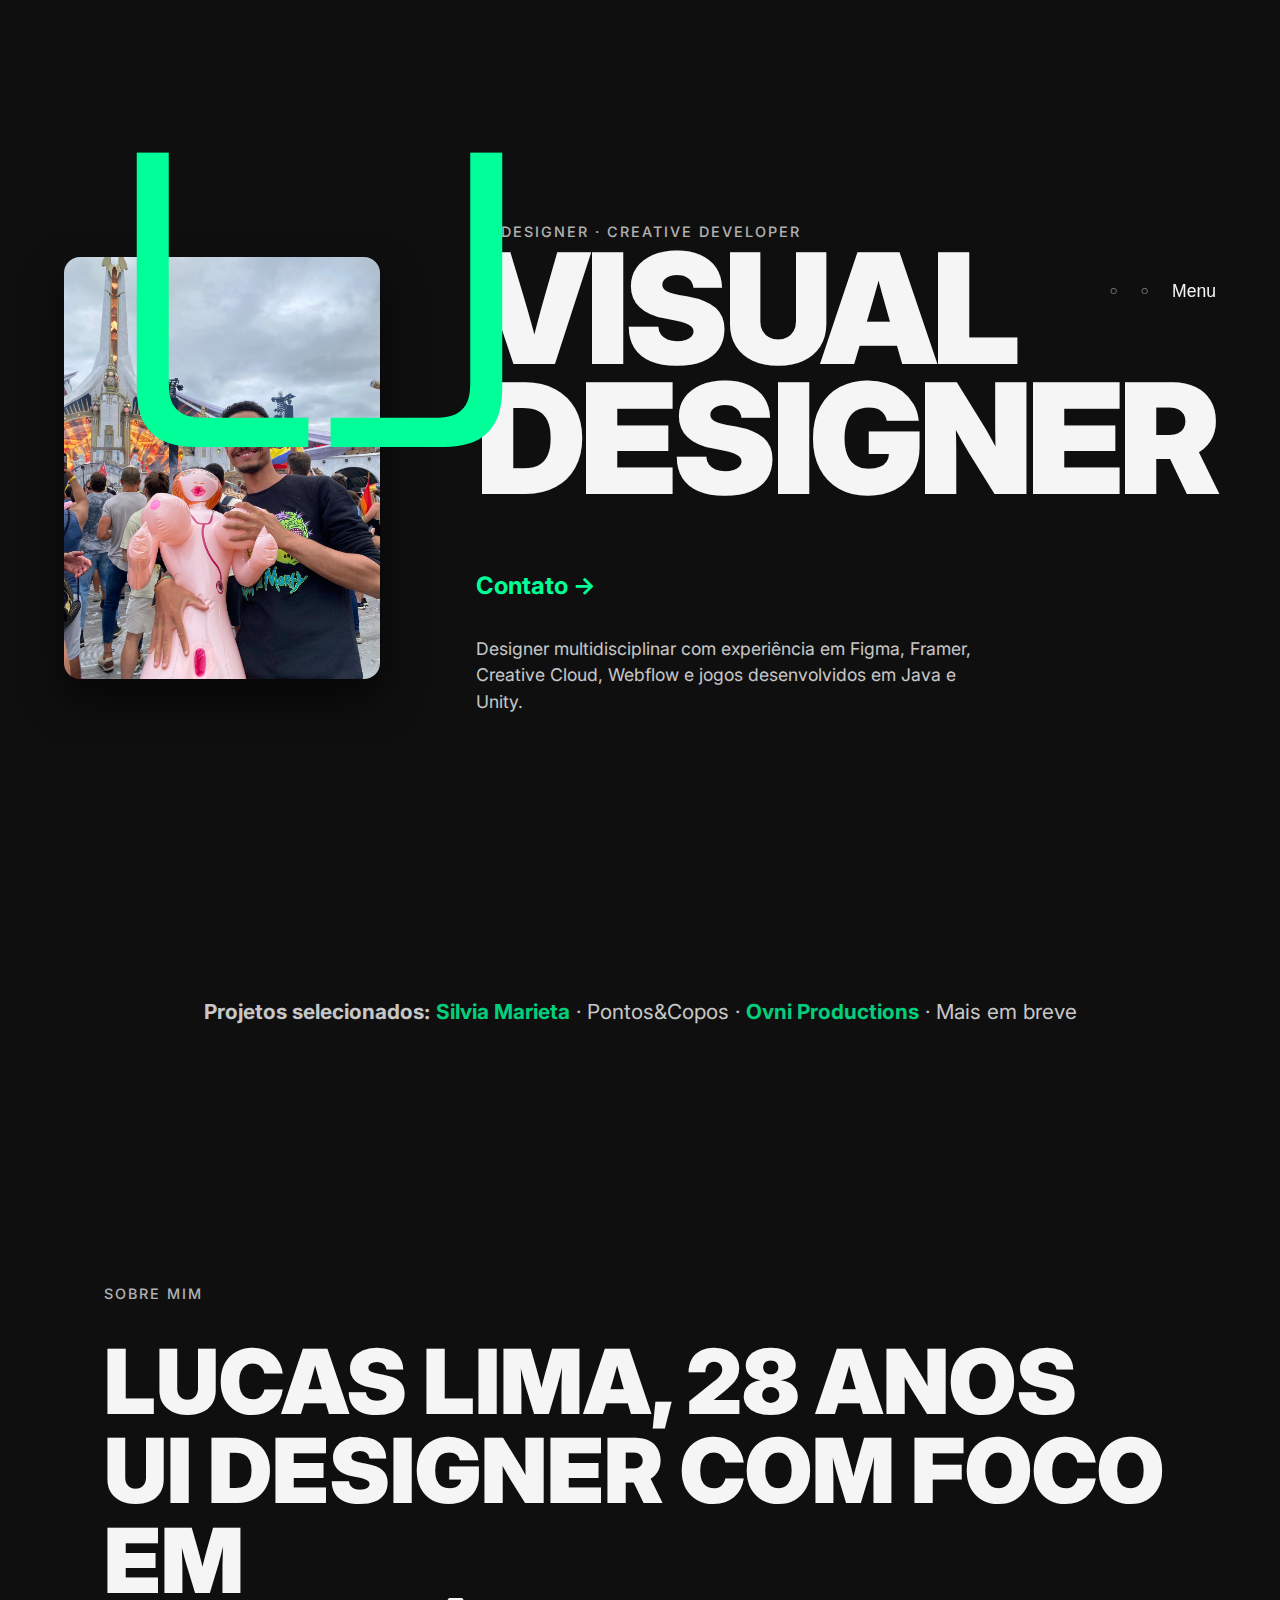
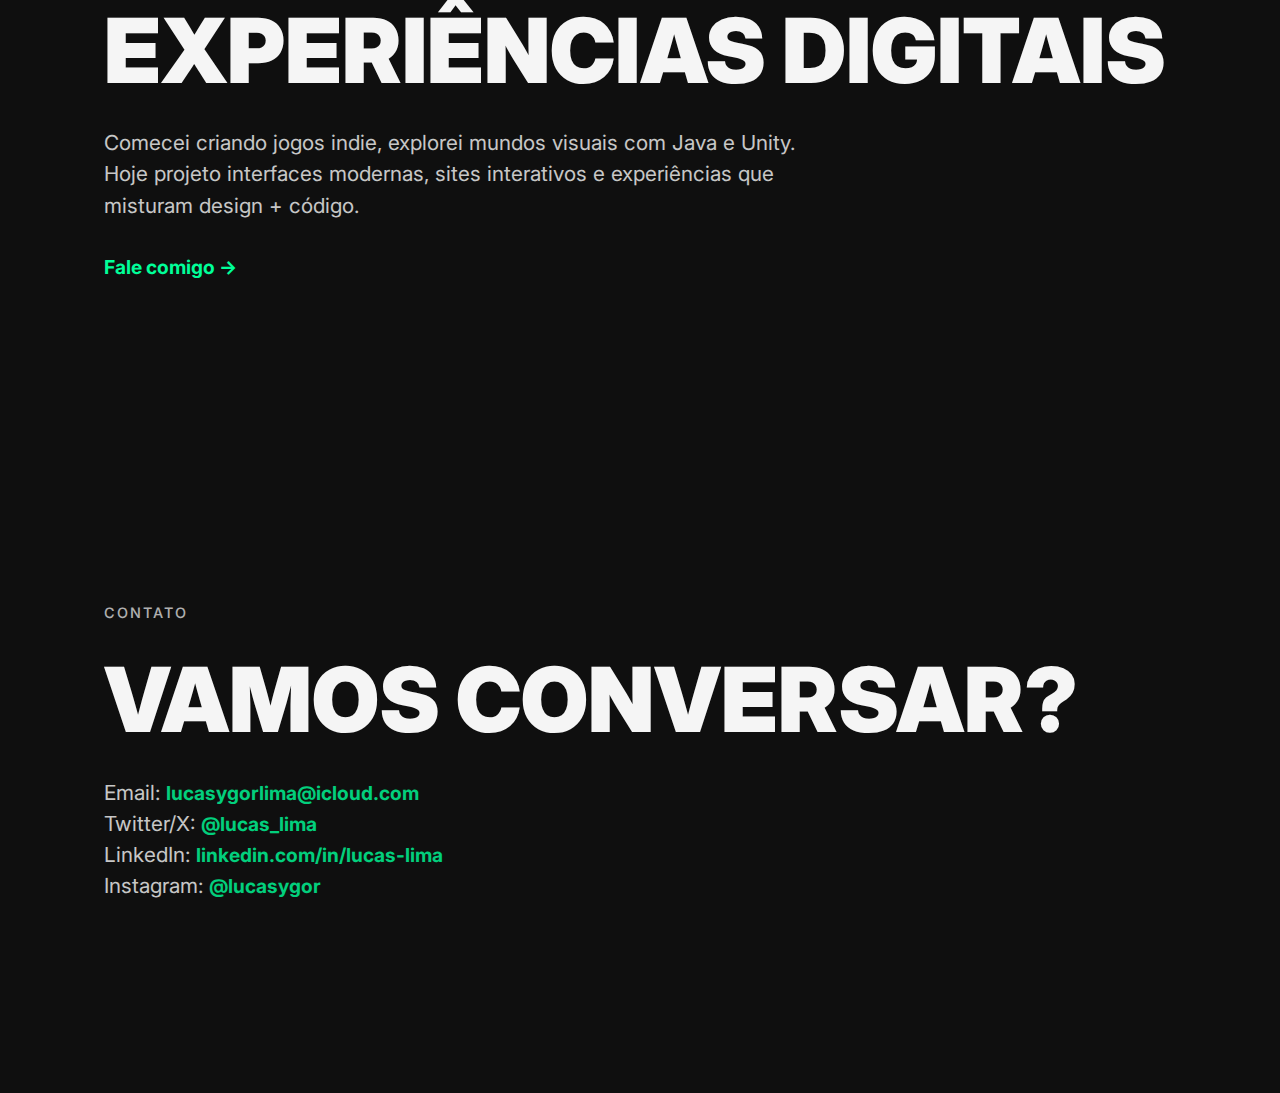
<file: index.html>
<!DOCTYPE html>
<html lang="pt-BR">
<head>
  <meta charset="UTF-8">
  <meta name="viewport" content="width=device-width, initial-scale=1.0">
  <meta name="description" content="Lucas Lima — UI Designer & Creative Developer">
  <meta property="og:title" content="Lucas Lima — Portfolio">
  <meta property="og:description" content="UI Designer com foco em experiências digitais">
  <meta property="og:image" content="https://seu-dominio.com/lucas.jpg">
  <title>Lucas Lima — UI Designer & Creative Developer</title>
  <link rel="preconnect" href="https://fonts.googleapis.com">
  <link rel="preconnect" href="https://fonts.gstatic.com" crossorigin>
  <link href="https://fonts.googleapis.com/css2?family=Inter:wght@300;500;700;900&display=swap" rel="stylesheet">
  <link rel="stylesheet" href="style.css">
  <link rel="icon" href="logo.png" type="image/x-icon">
  <link rel="apple-touch-icon" href="apple-touch-icon.png">
  <link rel="manifest" href="site.webmanifest">
</head>
<body>

  <header> 
    <a href="#hero" class="logo-link">
      <img src="logo.png" alt="Lucas Lima Logo" class="logo-img">
    </a>
    <div class="menu-area">
      <span class="icon">○</span>
      <span class="icon">○</span>
      <button class="menu-btn" id="menuToggle">Menu</button>
    </div>
    <div class="overlay-menu" id="overlayMenu">
      <button class="close-btn" id="closeBtn">&times;</button>
      <nav class="menu-links">
        <a href="#hero" class="menu-link">Início</a>
        <a href="#projetos" class="menu-link">Projetos</a>
        <a href="#sobre" class="menu-link">Sobre</a>
        <a href="#contato" class="menu-link">Contato</a>
      </nav>
    </div>
  </header> 

  <section class="hero" id="hero">
    <img src="lucas.jpg" alt="Lucas Lima" class="hero-img">
    <div class="hero-text">
      <p class="small-text">UI Designer · Creative Developer</p>
      <h2 class="big-title">VISUAL</h2>
      <h2 class="big-title">DESIGNER</h2>
      <div class="contact-box">
        <a href="#contato" class="contact-link">Contato →</a>
        <p class="contact-text">Designer multidisciplinar com experiência em Figma, Framer, Creative Cloud, Webflow e jogos desenvolvidos em Java e Unity.</p>
      </div>
    </div>
  </section>

  <section class="clients" id="projetos">
    <div class="clients-wrapper">
      <p><strong>Projetos selecionados:</strong> 
        <a href="https://valuable-result-535637.framer.app" target="_blank" class="client-link">Silvia Marieta</a> · 
        <a href="https://www.figma.com/proto/a9GEHzLySGKatLcWuEEpwU/Pontos-Copos?page-id=37%3A2&node-id=47-260&p=f&viewport=457%2C528%2C0.5&t=BB0T5KzzH611EQmx-1&scaling=min-zoom&content-scaling=fixed" target="_blank" class="client-link-discreto">Pontos&Copos</a> · 
        <a href="https://www.figma.com/proto/1tpcZw5LXPWWyxB0wX87JV/Lucas-Lima---Projeto-OuterSpace-Shots?page-id=0%3A1&node-id=1-2&t=BhqxtwRW2FKxQ6Q0-1" target="_blank" class="client-link">Ovni Productions</a> · 
        Mais em breve
      </p>
    </div>
  </section>

  <section class="bio" id="sobre">
    <p class="small-text">Sobre mim</p>
    <h2 class="big-bio">LUCAS LIMA, 28 ANOS<br>UI DESIGNER COM FOCO EM<br>EXPERIÊNCIAS DIGITAIS</h2>
    <p class="bio-desc">Comecei criando jogos indie, explorei mundos visuais com Java e Unity. Hoje projeto interfaces modernas, sites interativos e experiências que misturam design + código.</p>
    <a href="mailto:lucasygorlima@icloud.com" class="bio-link">Fale comigo →</a>
  </section>

  <section class="contact-footer" id="contato">
    <p class="small-text">Contato</p>
    <h2 class="big-bio">VAMOS CONVERSAR?</h2>
    <p class="bio-desc">
      Email: <a href="mailto:lucasygorlima@icloud.com">lucasygorlima@icloud.com</a><br>
      Twitter/X: <a href="https://x.com/Iucas_Iima" target="_blank">@lucas_lima</a><br>
      LinkedIn: <a href="https://www.linkedin.com/in/lucas-lima-6747259a/" target="_blank">linkedin.com/in/lucas-lima</a><br>
      Instagram: <a href="https://www.instagram.com/lucasygor/" target="_blank">@lucasygor</a>
    </p>
  </section>

  <script src="script.js"></script>
</body>

</html>
</file>
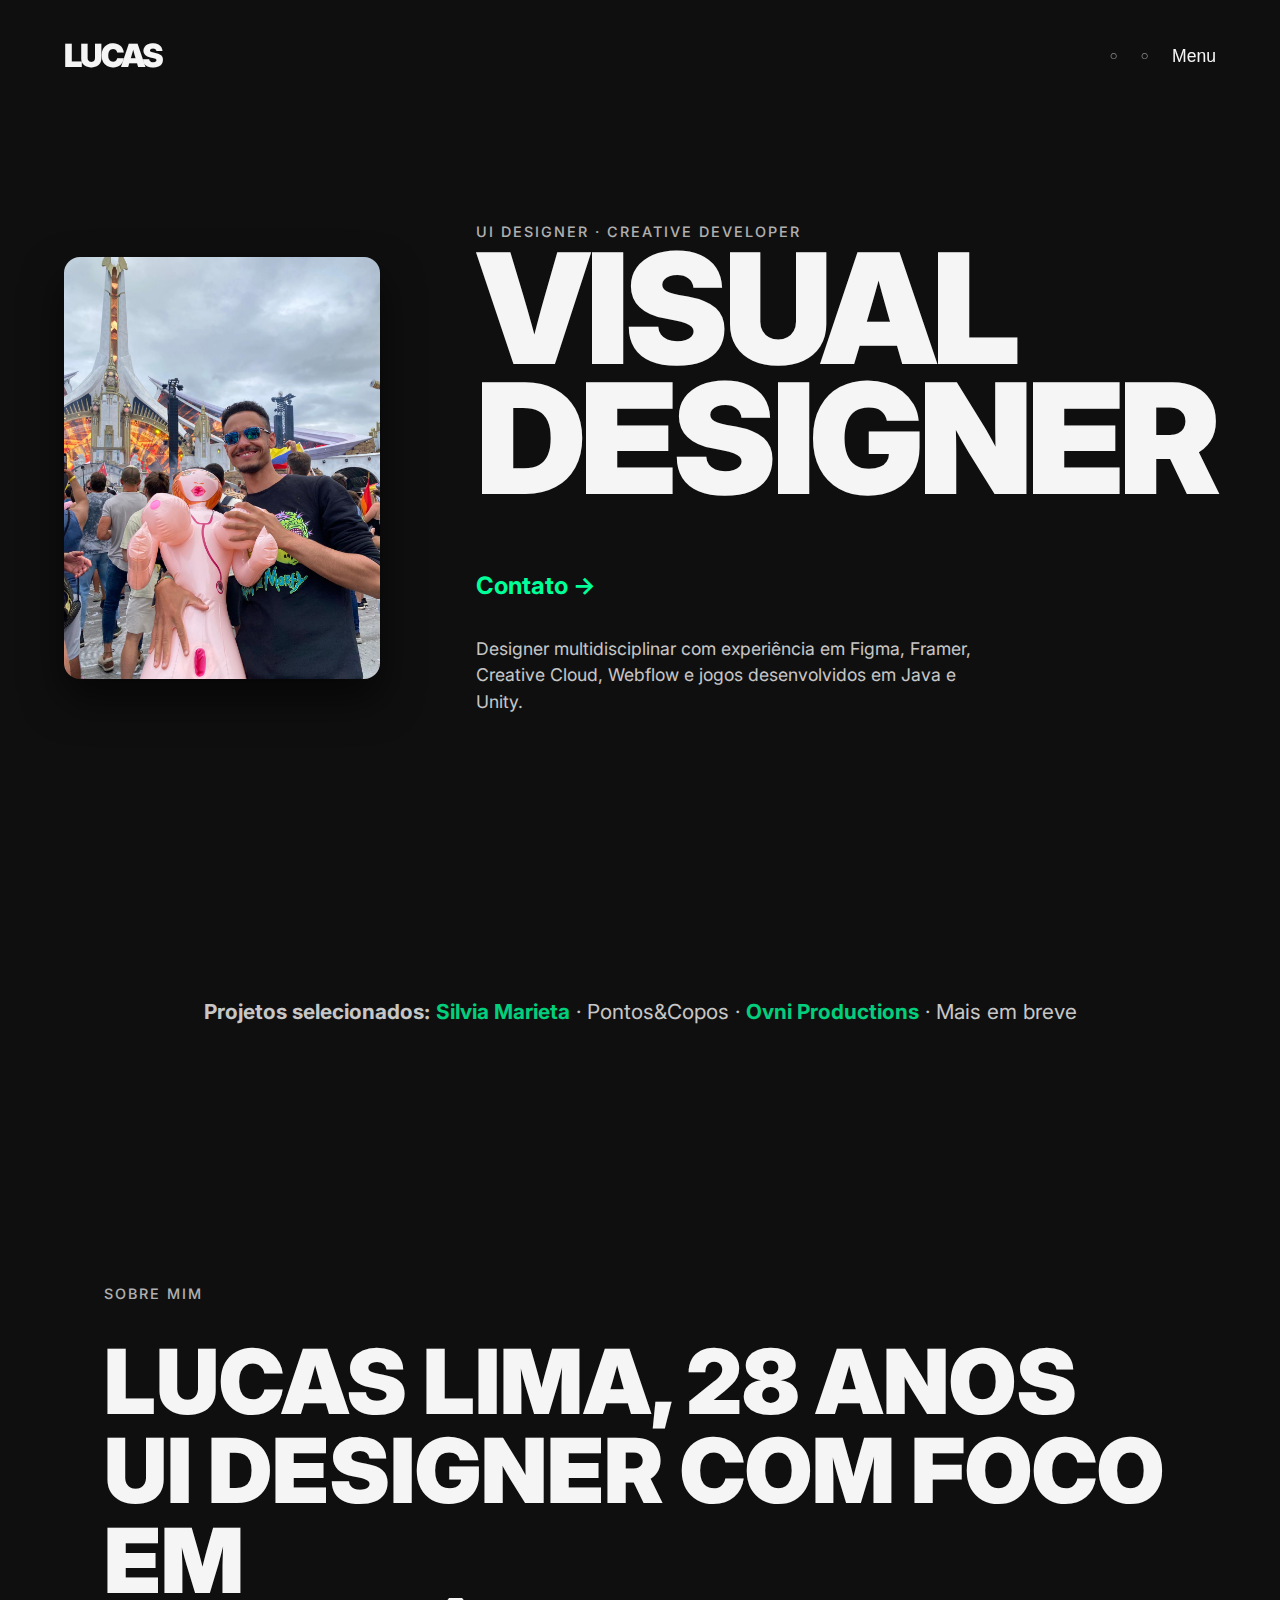
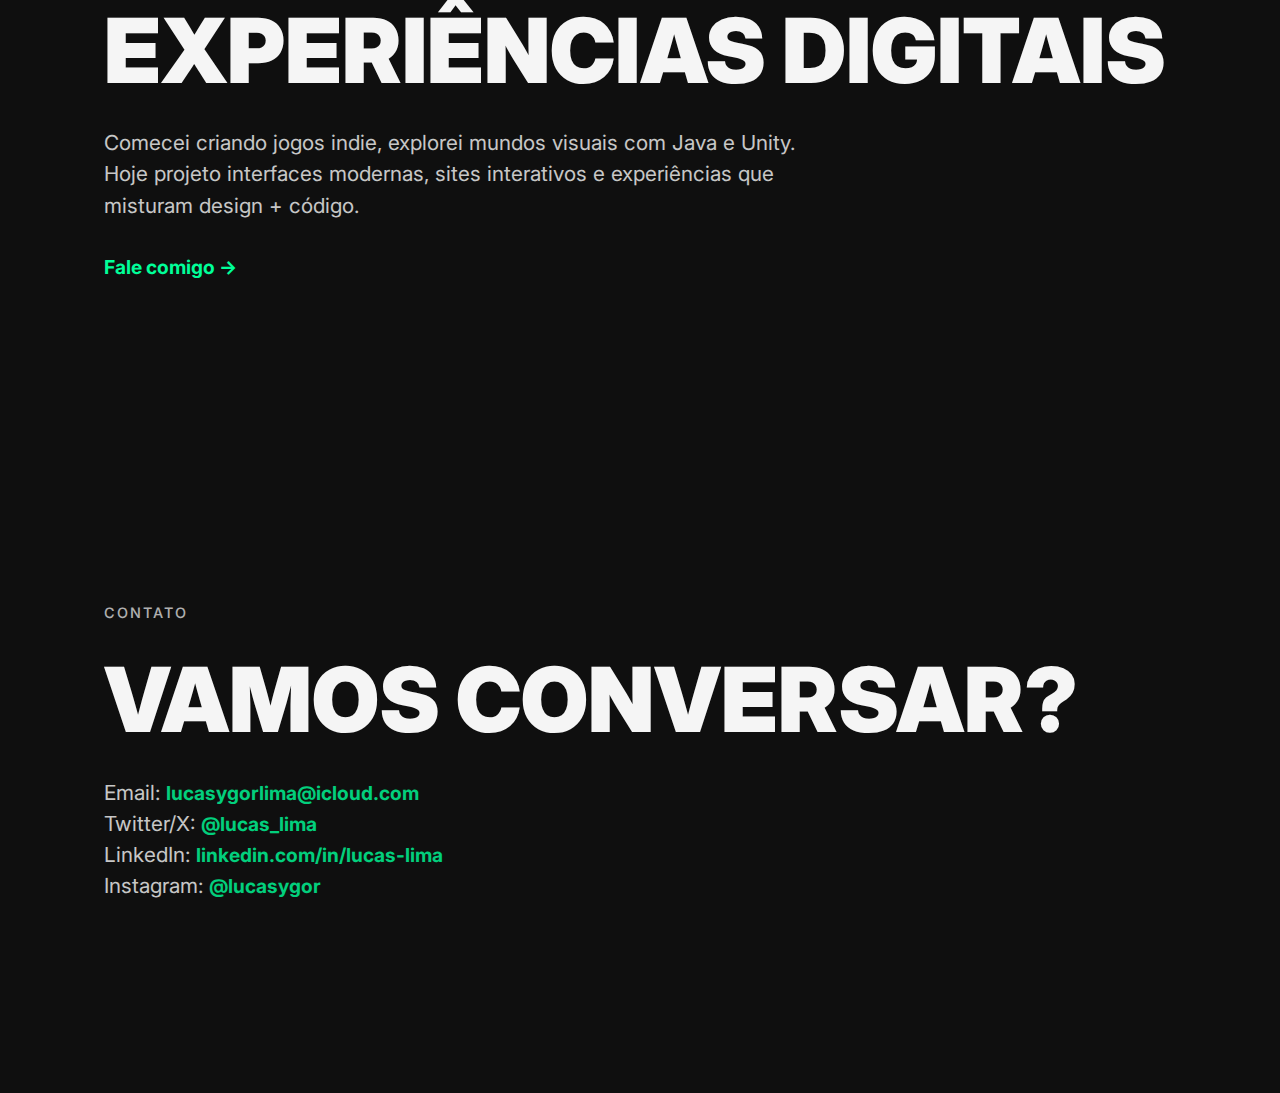
<file: portfolio.html>
<!DOCTYPE html>
<html lang="pt-BR">
<head>
<meta charset="UTF-8">
<meta name="viewport" content="width=device-width, initial-scale=1.0">
<meta name="description" content="Lucas Lima — UI Designer & Creative Developer">
<meta property="og:title" content="Lucas Lima — Portfolio">
<meta property="og:description" content="UI Designer com foco em experiências digitais">
<meta property="og:image" content="https://seu-dominio.com/lucas.jpg">
<title>Lucas Lima — UI Designer & Creative Developer</title>
<link rel="preconnect" href="https://fonts.googleapis.com">
<link rel="preconnect" href="https://fonts.gstatic.com" crossorigin>
<link href="https://fonts.googleapis.com/css2?family=Inter:wght@300;500;700;900&display=swap" rel="stylesheet">
<link rel="stylesheet" href="style.css">
</head>
<body>

<header>
  <h1 class="logo">LUCAS</h1>
  <div class="menu-area">
    <span class="icon">○</span>
    <span class="icon">○</span>
    <button class="menu-btn" id="menuToggle">Menu</button>
  </div>
  <div class="overlay-menu" id="overlayMenu">
    <button class="close-btn" id="closeBtn">&times;</button>
    <nav class="menu-links">
      <a href="#hero" class="menu-link">Início</a>
      <a href="#projetos" class="menu-link">Projetos</a>
      <a href="#sobre" class="menu-link">Sobre</a>
      <a href="#contato" class="menu-link">Contato</a>
    </nav>
  </div>
</header>

<section class="hero" id="hero">
  <img src="lucas.jpg" alt="Lucas Lima" class="hero-img">
  <div class="hero-text">
    <p class="small-text">UI Designer · Creative Developer</p>
    <h2 class="big-title">VISUAL</h2>
    <h2 class="big-title">DESIGNER</h2>
    <div class="contact-box">
      <a href="#contato" class="contact-link">Contato →</a>
      <p class="contact-text">Designer multidisciplinar com experiência em Figma, Framer, Creative Cloud, Webflow e jogos desenvolvidos em Java e Unity.</p>
    </div>
  </div>
</section>

<section class="clients" id="projetos">
  <div class="clients-wrapper">
    <p><strong>Projetos selecionados:</strong> 
      <a href="https://valuable-result-535637.framer.app" target="_blank" class="client-link">Silvia Marieta</a> · 
      <a href="https://www.figma.com/proto/a9GEHzLySGKatLcWuEEpwU/Pontos-Copos?page-id=37%3A2&node-id=47-260&p=f&viewport=457%2C528%2C0.5&t=BB0T5KzzH611EQmx-1&scaling=min-zoom&content-scaling=fixed" target="_blank" class="client-link-discreto">Pontos&Copos</a> · 
      <a href="https://www.figma.com/proto/1tpcZw5LXPWWyxB0wX87JV/Lucas-Lima---Projeto-OuterSpace-Shots?page-id=0%3A1&node-id=1-2&t=BhqxtwRW2FKxQ6Q0-1" target="_blank" class="client-link">Ovni Productions</a> · 
      Mais em breve
    </p>
  </div>
</section>

<section class="bio" id="sobre">
  <p class="small-text">Sobre mim</p>
  <h2 class="big-bio">LUCAS LIMA, 28 ANOS<br>UI DESIGNER COM FOCO EM<br>EXPERIÊNCIAS DIGITAIS</h2>
  <p class="bio-desc">Comecei criando jogos indie, explorei mundos visuais com Java e Unity. Hoje projeto interfaces modernas, sites interativos e experiências que misturam design + código.</p>
  <a href="mailto:lucasygorlima@icloud.com" class="bio-link">Fale comigo →</a>
</section>

<section class="contact-footer" id="contato">
  <p class="small-text">Contato</p>
  <h2 class="big-bio">VAMOS CONVERSAR?</h2>
  <p class="bio-desc">
    Email: <a href="mailto:lucasygorlima@icloud.com">lucasygorlima@icloud.com</a><br>
    Twitter/X: <a href="https://x.com/Iucas_Iima" target="_blank">@lucas_lima</a><br>
    LinkedIn: <a href="https://www.linkedin.com/in/lucas-lima-6747259a/" target="_blank">linkedin.com/in/lucas-lima</a><br>
    Instagram: <a href="https://www.instagram.com/lucasygor/" target="_blank">@lucasygor</a>
  </p>
</section>

<script src="script.js"></script>
</body>
</html>
</file>
<file: style.css>
:root {
  --bg: #0f0f0f;
  --text: #f5f5f5;
  --accent: #00ff99;
}

* {
  margin: 0;
  padding: 0;
  box-sizing: border-box;
}

body {
  background: var(--bg);
  color: var(--text);
  font-family: 'Inter', sans-serif;
  line-height: 1.5;
  overflow-x: hidden;
}

header {
  position: fixed;
  top: 0;
  left: 0;
  width: 100%;
  padding: 2rem 5%;
  display: flex;
  justify-content: space-between;
  align-items: center;
  z-index: 100;
  transition: all 0.4s ease;
  background: transparent;
}

.logo {
  font-size: 2rem;
  font-weight: 900;
  letter-spacing: -2px;
}

.menu-area {
  display: flex;
  align-items: center;
  gap: 1.5rem;
  height: 100%;
}

.menu-area .icon {
  font-size: 0.5rem;
  opacity: 0.5;
  align-self: center;
}

.menu-btn {
  background: none;
  border: none;
  color: var(--text);
  font-size: 1.1rem;
  font-weight: 500;
  cursor: pointer;
  align-self: center;
}

.hero {
  min-height: 100vh;
  padding: 12vh 5% 8vh;
  display: grid;
  grid-template-columns: 1fr 1fr;
  gap: 6rem;
  align-items: center;
}

.hero-img {
  width: 100%;
  max-width: 520px;
  border-radius: 1rem;
  object-fit: cover;
  box-shadow: 0 20px 40px rgba(0,0,0,0.6);
  justify-self: end;
  align-self: center;
}

.hero-text {
  display: flex;
  flex-direction: column;
  justify-content: center;
  justify-self: start;
}

.small-text {
  font-size: 0.9rem;
  opacity: 0.7;
  font-weight: 500;
  letter-spacing: 2px;
  text-transform: uppercase;
}

.big-title {
  font-size: clamp(5rem, 12vw, 10rem);
  font-weight: 900;
  line-height: 0.85;
  letter-spacing: -5px;
}

.contact-link {
  color: var(--accent);
  text-decoration: none;
  font-weight: 700;
  font-size: 1.5rem;
  display: inline-block;
  margin: 4rem 0 2rem;
  transition: opacity 0.3s;
}

.contact-link:hover {
  opacity: 0.7;
}

.contact-text {
  opacity: 0.8;
  font-size: 1.1rem;
  max-width: 520px;
}

.clients {
  padding: 6rem 5%;
  text-align: center;
  font-size: 1.3rem;
  opacity: 0.8;
}

.clients-wrapper {
  max-width: 1200px;
  margin: 0 auto;
}

.bio,
.contact-footer {
  padding: 10rem 5%;
  max-width: 1200px;
  margin: 0 auto;
}

.big-bio {
  font-size: clamp(3rem, 7vw, 6rem);
  font-weight: 900;
  line-height: 1;
  margin: 2rem 0;
}

.bio-desc {
  font-size: 1.3rem;
  opacity: 0.8;
  max-width: 700px;
  margin: 2rem 0;
}

.bio-link,
.contact-footer a {
  color: var(--accent);
  text-decoration: none;
  font-weight: 700;
  font-size: 1.2rem;
}

.bio-link:hover,
.contact-footer a:hover {
  opacity: 0.7;
}

.client-link {
  color: var(--accent);
  text-decoration: none;
  font-weight: 700;
  transition: opacity 0.3s;
}

.client-link:hover {
  opacity: 0.7;
}

.client-link-discreto {
  color: inherit;
  text-decoration: none;
  font-weight: inherit;
}

.client-link-discreto:hover {
  text-decoration: underline;
  opacity: 0.8;
}

header.scrolled {
  background: rgba(15, 15, 15, 0.95);
  backdrop-filter: blur(10px);
  padding: 1.5rem 5%;
  box-shadow: 0 4px 20px rgba(0,0,0,0.5);
}

header.scrolled .logo {
  font-size: 1.7rem;
}

header.scrolled .menu-btn {
  font-size: 1rem;
}

.overlay-menu {
  position: fixed;
  inset: 0;
  width: 100vw;
  height: 100vh;
  background: rgba(15,15,15,0.98);
  backdrop-filter: blur(20px);
  display: flex;
  align-items: center;
  justify-content: center;
  opacity: 0;
  visibility: hidden;
  transition: opacity 0.5s, visibility 0.5s;
  z-index: 200;
  padding: 2rem;
  overflow: hidden;
}

.overlay-menu.active {
  opacity: 1;
  visibility: visible;
}

.close-btn {
  position: absolute;
  top: 2rem;
  right: 5%;
  background: none;
  border: none;
  color: var(--text);
  font-size: 3rem;
  cursor: pointer;
  opacity: 0.5;
  transition: opacity 0.3s;
}

.close-btn:hover {
  opacity: 1;
}

.menu-links {
  display: flex;
  flex-direction: column;
  gap: 1.5rem;
  text-align: center;
  width: 100%;
  max-width: 800px;
}

.menu-link {
  color: var(--text);
  text-decoration: none;
  font-size: clamp(3rem, 8vw, 6rem);
  font-weight: 900;
  letter-spacing: -2px;
  opacity: 0;
  transform: translateY(50px);
  transition: all 0.6s;
}

.overlay-menu .menu-link {
  opacity: 0;
  transform: translateY(50px);
}

.overlay-menu.active .menu-link {
  opacity: 1;
  transform: translateY(0);
}

.overlay-menu.active .menu-link:nth-child(1) { transition-delay: 0.1s; }
.overlay-menu.active .menu-link:nth-child(2) { transition-delay: 0.2s; }
.overlay-menu.active .menu-link:nth-child(3) { transition-delay: 0.3s; }
.overlay-menu.active .menu-link:nth-child(4) { transition-delay: 0.4s; }

.menu-link:hover {
  color: var(--accent);
  opacity: 1;
  transform: scale(1.05);
}

html {
  scroll-behavior: smooth;
}

@media (max-width: 1024px) {
  .hero {
    grid-template-columns: 1fr;
    text-align: center;
    padding: 15vh 5% 10vh;
    gap: 4rem;
  }

  .hero-img {
    order: 1;
    max-width: 420px;
    margin: 0 auto;
    justify-self: center;
  }

  .hero-text {
    order: 2;
    justify-self: center;
  }

  .contact-link {
    font-size: 1.4rem;
  }

  .clients {
    padding: 4rem 5%;
    font-size: 1.1rem;
  }
}
</file>
